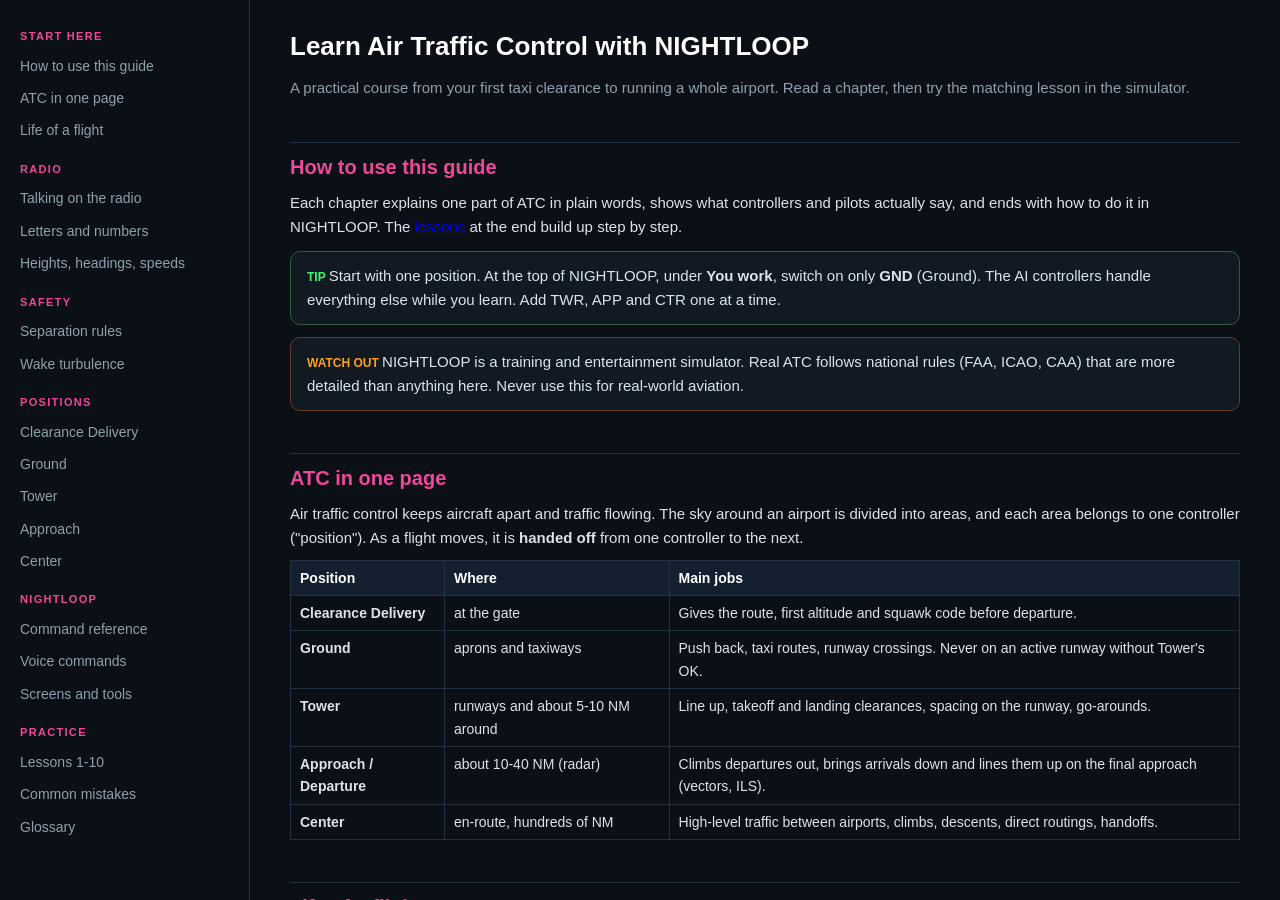
<file: app/static/help.html>
<!DOCTYPE html>
<html lang="en"><head><meta charset="utf-8"><title>Learn ATC with NIGHTLOOP</title>
<style>
:root{--pk:#f0479a;--tx:#dbe4ea;--mu:#8fa0ad;--ln:#223040;--bg:#0b1016;--card:#111a23}
*{box-sizing:border-box}body{margin:0;background:var(--bg);color:var(--tx);font:15px/1.6 "Segoe UI",Arial,sans-serif;display:flex;height:100vh}
nav{width:250px;flex:none;border-right:1px solid var(--ln);overflow:auto;padding:14px 10px}
nav a{display:block;color:var(--mu);text-decoration:none;padding:5px 10px;border-radius:7px;font-size:14px}
nav a:hover{background:#16212c;color:#fff}nav h4{color:var(--pk);font-size:11px;letter-spacing:.12em;margin:14px 10px 4px}
main{flex:1;overflow:auto;padding:26px 40px 80px;scroll-behavior:smooth}
h1{color:#fff;font-size:26px;margin:0 0 4px}h2{color:var(--pk);font-size:20px;margin:42px 0 8px;padding-top:8px;border-top:1px solid var(--ln)}
h3{color:#fff;font-size:16px;margin:20px 0 6px}p{margin:8px 0}.mu{color:var(--mu)}
code,.k{font-family:Consolas,monospace;background:#1a2632;color:#ffd166;padding:1px 6px;border-radius:5px}
table{border-collapse:collapse;width:100%;margin:10px 0;font-size:14px}th,td{border:1px solid var(--ln);padding:6px 9px;text-align:left;vertical-align:top}
th{background:#142030;color:#fff}
.say{background:var(--card);border-left:3px solid var(--pk);padding:8px 12px;margin:8px 0;border-radius:6px}
.say b{color:#7fe9ff}.say i{color:#9dffb0;font-style:normal}
.box{background:var(--card);border:1px solid var(--ln);border-radius:10px;padding:12px 16px;margin:12px 0}
.tip{border-color:#2e5b3a}.tip::before{content:"TIP  ";color:#39ff6a;font-weight:700;font-size:12px}
.warn{border-color:#6b3b20}.warn::before{content:"WATCH OUT  ";color:#ff9f1a;font-weight:700;font-size:12px}
ol li,ul li{margin:4px 0}.flow{display:flex;flex-wrap:wrap;gap:6px;align-items:center;margin:10px 0}
.flow span{background:#16222e;border:1px solid var(--ln);padding:6px 10px;border-radius:8px;font-size:13px}.flow i{color:var(--pk);font-style:normal}
</style></head><body>
<nav>
<h4>START HERE</h4><a href="#intro">How to use this guide</a><a href="#big">ATC in one page</a><a href="#flight">Life of a flight</a>
<h4>RADIO</h4><a href="#radio">Talking on the radio</a><a href="#alpha">Letters and numbers</a><a href="#units">Heights, headings, speeds</a>
<h4>SAFETY</h4><a href="#sep">Separation rules</a><a href="#wake">Wake turbulence</a>
<h4>POSITIONS</h4><a href="#delivery">Clearance Delivery</a><a href="#ground">Ground</a><a href="#tower">Tower</a><a href="#approach">Approach</a><a href="#center">Center</a>
<h4>NIGHTLOOP</h4><a href="#cmds">Command reference</a><a href="#voice">Voice commands</a><a href="#screens">Screens and tools</a>
<h4>PRACTICE</h4><a href="#lessons">Lessons 1-10</a><a href="#mistakes">Common mistakes</a><a href="#gloss">Glossary</a>
</nav>
<main>
<h1>Learn Air Traffic Control with NIGHTLOOP</h1>
<p class="mu">A practical course from your first taxi clearance to running a whole airport. Read a chapter, then try the matching lesson in the simulator.</p>

<h2 id="intro">How to use this guide</h2>
<p>Each chapter explains one part of ATC in plain words, shows what controllers and pilots actually say, and ends with how to do it in NIGHTLOOP. The <a href="#lessons">lessons</a> at the end build up step by step.</p>
<div class="box tip">Start with one position. At the top of NIGHTLOOP, under <b>You work</b>, switch on only <b>GND</b> (Ground). The AI controllers handle everything else while you learn. Add TWR, APP and CTR one at a time.</div>
<div class="box warn">NIGHTLOOP is a training and entertainment simulator. Real ATC follows national rules (FAA, ICAO, CAA) that are more detailed than anything here. Never use this for real-world aviation.</div>

<h2 id="big">ATC in one page</h2>
<p>Air traffic control keeps aircraft apart and traffic flowing. The sky around an airport is divided into areas, and each area belongs to one controller ("position"). As a flight moves, it is <b>handed off</b> from one controller to the next.</p>
<table><tr><th>Position</th><th>Where</th><th>Main jobs</th></tr>
<tr><td><b>Clearance Delivery</b></td><td>at the gate</td><td>Gives the route, first altitude and squawk code before departure.</td></tr>
<tr><td><b>Ground</b></td><td>aprons and taxiways</td><td>Push back, taxi routes, runway crossings. Never on an active runway without Tower's OK.</td></tr>
<tr><td><b>Tower</b></td><td>runways and about 5-10 NM around</td><td>Line up, takeoff and landing clearances, spacing on the runway, go-arounds.</td></tr>
<tr><td><b>Approach / Departure</b></td><td>about 10-40 NM (radar)</td><td>Climbs departures out, brings arrivals down and lines them up on the final approach (vectors, ILS).</td></tr>
<tr><td><b>Center</b></td><td>en-route, hundreds of NM</td><td>High-level traffic between airports, climbs, descents, direct routings, handoffs.</td></tr></table>

<h2 id="flight">Life of a flight</h2>
<div class="flow"><span>Gate</span><i>&rarr;</i><span>Ground: push back, taxi</span><i>&rarr;</i><span>Tower: line up, takeoff</span><i>&rarr;</i><span>Departure / Center: climb, cruise</span><i>&rarr;</i><span>Center: descend</span><i>&rarr;</i><span>Approach: vectors, ILS</span><i>&rarr;</i><span>Tower: cleared to land</span><i>&rarr;</i><span>Ground: taxi to gate</span></div>
<p>In NIGHTLOOP you see exactly this: departures call Ground from a gate, Tower when holding short, then climb away; arrivals call Center, then Approach at 40 NM, Tower at 6 NM final, and Ground after leaving the runway.</p>

<h2 id="radio">Talking on the radio</h2>
<p>Radio time is precious, so messages follow a fixed order: <b>who you call, who you are, the message</b>. Controllers start with the callsign.</p>
<div class="say"><b>ATC:</b> United 4527, turn left heading two seven zero, descend and maintain five thousand.<br><i>Pilot:</i> Left heading two seven zero, down to five thousand, United 4527.</div>
<ul><li><b>Readback:</b> pilots repeat every instruction about headings, altitudes, speeds, runways, hold-short and clearances. The controller must check the readback is correct.</li>
<li><b>Callsign:</b> airline radio name + flight number ("Speedbird 123" = British Airways 123, "Lufthansa", "American", "Delta"...). NIGHTLOOP shows the ICAO code (BAW123) on the radar but speaks the radio name.</li>
<li><b>Keep it short:</b> one or two instructions per call is normal; three is the most.</li>
<li><b>"Say again"</b> = repeat. <b>"Roger"</b> = received. <b>"Wilco"</b> = will comply. <b>"Affirm"</b> = yes. <b>"Negative"</b> = no. <b>"Standby"</b> = wait.</li></ul>

<h2 id="alpha">Letters and numbers</h2>
<table><tr><th>A</th><td>Alpha</td><th>H</th><td>Hotel</td><th>O</th><td>Oscar</td><th>V</th><td>Victor</td></tr>
<tr><th>B</th><td>Bravo</td><th>I</th><td>India</td><th>P</th><td>Papa</td><th>W</th><td>Whiskey</td></tr>
<tr><th>C</th><td>Charlie</td><th>J</th><td>Juliett</td><th>Q</th><td>Quebec</td><th>X</th><td>X-ray</td></tr>
<tr><th>D</th><td>Delta</td><th>K</th><td>Kilo</td><th>R</th><td>Romeo</td><th>Y</th><td>Yankee</td></tr>
<tr><th>E</th><td>Echo</td><th>L</th><td>Lima</td><th>S</th><td>Sierra</td><th>Z</th><td>Zulu</td></tr>
<tr><th>F</th><td>Foxtrot</td><th>M</th><td>Mike</td><th>T</th><td>Tango</td><th></th><td></td></tr>
<tr><th>G</th><td>Golf</td><th>N</th><td>November</td><th>U</th><td>Uniform</td><th></th><td></td></tr></table>
<p>Numbers are said digit by digit: 270 = "two seven zero", 4527 = "four five two seven". Nine is "niner" so it is not confused with the German "nein". Taxiways use letters: "taxi via Bravo, Charlie One".</p>

<h2 id="units">Heights, headings, speeds</h2>
<table><tr><th>What</th><th>How it is said</th><th>NIGHTLOOP command</th></tr>
<tr><td>Altitude below 18,000 ft (USA transition altitude)</td><td>"five thousand", "one one thousand five hundred"</td><td><code>A050</code> or <code>A5000</code></td></tr>
<tr><td>Flight level (18,000 ft and above)</td><td>"flight level three five zero" = 35,000 ft</td><td><code>FL350</code></td></tr>
<tr><td>Heading (compass, degrees)</td><td>"turn left heading two seven zero"</td><td><code>L270</code>, <code>R090</code>, <code>H180</code></td></tr>
<tr><td>Speed (knots)</td><td>"reduce speed to two one zero"</td><td><code>S210</code>, <code>SR</code> = normal speed</td></tr>
<tr><td>Runway</td><td>"runway one zero left" (10L, heading about 100°)</td><td><code>ILS 10L</code>, <code>TAXI 10L</code></td></tr></table>
<p>Runway numbers are the magnetic heading divided by ten. Parallel runways get L, C, R (left, center, right). Each runway has two ends: 10L in one direction is 28R in the other.</p>

<h2 id="sep">Separation rules</h2>
<p>Separation is the minimum distance between two aircraft. If <b>either</b> the horizontal <b>or</b> the vertical gap is big enough, they are separated.</p>
<table><tr><th>Where</th><th>Horizontal</th><th>Vertical</th></tr>
<tr><td>Approach / Tower radar (near the airport)</td><td>3 NM</td><td>1,000 ft</td></tr>
<tr><td>Center (en-route radar)</td><td>5 NM</td><td>1,000 ft (2,000 ft above FL410)</td></tr>
<tr><td>Same runway</td><td colspan="2">Only one aircraft on the runway at a time (landing aircraft must have the runway free before it crosses the threshold).</td></tr></table>
<p>NIGHTLOOP's red <b>conflict bar</b> warns when two AI planes come closer than 3 NM <i>and</i> 1,000 ft, or will within a minute. It explains the conflict and suggests a fix (<b>Fix it</b> button).</p>
<p>Ways to fix a conflict, in order of preference: <b>altitude</b> (climb one, descend the other), <b>heading</b> (turn one 20-30° away), <b>speed</b> (slow the one behind). The eastbound/westbound rule helps en-route: eastbound flights fly odd thousands (FL330, 350, 370), westbound even (FL340, 360, 380).</p>

<h2 id="wake">Wake turbulence</h2>
<p>Big aircraft leave strong whirlwinds behind them. A small plane behind a heavy one needs extra space: about 4-6 NM on final, or 2-3 minutes between departures on the same runway. NIGHTLOOP's AI Tower waits 75 s between departures and the AI Approach keeps about 5 NM between arrivals.</p>

<h2 id="delivery">Clearance Delivery, squawk, frequencies and ATIS</h2>
<p>Before an airliner moves, it needs its <b>IFR clearance</b>: permission to fly its filed route, with the first altitude, the departure frequency and a <b>squawk code</b> (a 4-digit transponder code that identifies it on radar; digits 0-7 only).</p>
<p>The easy way to remember the parts is <b>C-R-A-F-T</b>: <b>C</b>learance limit (destination), <b>R</b>oute, <b>A</b>ltitude (initial, and the expected cruise level), <b>F</b>requency (departure), <b>T</b>ransponder (squawk).</p>
<div class="say"><i>Pilot:</i> Clearance, JetBlue 4513, gate Mike Two Seven, IFR to Kennedy, information Bravo, request clearance.<br>
<b>DEL:</b> JetBlue 4513, cleared to Kennedy airport as filed, climb and maintain five thousand, expect flight level three five zero one zero minutes after departure, departure frequency one two five decimal four, squawk four five two one.<br>
<i>Pilot:</i> Cleared to Kennedy as filed, five thousand, expect flight level three five zero, one two five decimal four, squawk four five two one, JetBlue 4513.</div>
<ul><li><b>ATIS</b> is a recorded weather and runway broadcast. Each new version gets a letter (Alpha, Bravo...). Pilots say "information Bravo" to show they have it. NIGHTLOOP builds the ATIS from the real weather report (METAR) of your airport - see the weather box at the top (wind, altimeter); hover it for the frequencies.</li>
<li><b>Frequencies</b> are the real ones of the airport where known (Clearance, Ground, Tower, Departure, Approach), e.g. "contact Tower one one eight decimal three".</li>
<li><b>Altimeter</b> (USA, inches: "altimeter two niner niner two") or <b>QNH</b> (elsewhere, hectopascals: "QNH one zero one three") lets pilots set the correct height.</li></ul>
<h3>In NIGHTLOOP</h3>
<p>Switch on <b>DEL</b> under "You work". Departures call "request clearance" from the gate (Ground window list shows <b>Clearance</b>). Press it to give the standard clearance, or on the plane card fill in initial altitude, cruise level and squawk. Typed: <code>CLR</code> or <code>CLR A050 FL350 SQ4521</code>. After the clearance the pilot calls Ground. When DEL is AI, the AI gives the clearance and you hear it in the Ground window.</p>
<h3>The full takeoff clearance</h3>
<div class="say"><b>TWR:</b> JetBlue 4513, wind two seven zero at one zero, runway two eight right, cleared for takeoff.<br><i>Pilot:</i> Cleared for takeoff two eight right, JetBlue 4513.<br><b>TWR:</b> JetBlue 4513, contact Chicago Departure one two five decimal four, good day.</div>
<p>In NIGHTLOOP the wind is added automatically from the live weather. After takeoff give <code>HO</code> to send the plane to Departure (Tower's handoff); if you forget, it switches by itself after a minute.</p>

<h2 id="ground">Ground control</h2>
<p>Ground controls everything moving on the taxiways and aprons. Ground never lets a plane onto a runway: crossing a runway needs a clear "cross runway ..." instruction (from Tower in the real world).</p>
<h3>Typical exchange</h3>
<div class="say"><i>Pilot:</i> Ground, Cathay 3522, gate F10, ready to push and start.<br><b>GND:</b> Cathay 3522, push back approved.<br><i>Pilot:</i> Push back complete, ready to taxi.<br><b>GND:</b> Cathay 3522, runway one zero left, taxi via Bravo, Charlie One, Alpha, hold short runway one zero center.<br><i>Pilot:</i> (stops before 10C) holding short runway one zero center.<br><b>GND:</b> Cathay 3522, cross runway one zero center.</div>
<h3>In NIGHTLOOP</h3>
<ol><li>Open the <b>Ground</b> window (house icon). Planes waiting for you are listed on the right.</li>
<li><b>Push back</b> button (or type <code>PB</code>), then <b>Taxi</b> (<code>TAXI</code> uses the active runway).</li>
<li>To choose the route yourself: <b>Route</b> &rarr; click the yellow taxiway names in order &rarr; <b>Send taxi</b>. Or type <code>TAXI 10L VIA B C1 A</code>.</li>
<li>Planes stop 75 m before runways they must cross; press <b>Cross</b> (<code>CROSS</code>) when no one is landing or taking off there.</li>
<li><code>HOLD</code> stops a taxiing plane (traffic conflict), <code>CONT</code> continues.</li>
<li>Arrivals call "clear of runway, request taxi to gate": <b>Taxi to gate</b> (<code>TAXI</code> or <code>TAXI C17</code>).</li></ol>
<div class="box tip">Look ahead: before crossing, check the Tower list for arrivals within 4 NM of that runway.</div>

<h2 id="tower">Tower</h2>
<p>Tower owns the runways. Its two key decisions: <b>who may use the runway now</b>, and <b>is it safe</b>.</p>
<div class="say"><i>Pilot:</i> Tower, Speedbird 123, holding short runway one zero left, ready for departure.<br><b>TWR:</b> Speedbird 123, runway one zero left, line up and wait.<br><b>TWR:</b> Speedbird 123, runway one zero left, cleared for takeoff.<br>...<br><i>Pilot:</i> Tower, American 55, six miles final runway one zero left.<br><b>TWR:</b> American 55, runway one zero left, cleared to land.</div>
<ul><li>Never clear a takeoff if an arrival is closer than about 3-4 NM, or the runway is occupied.</li>
<li>Give the landing clearance by 2 NM final. A plane without clearance <b>goes around</b> (climbs away and comes back).</li>
<li>Go-around: <code>GA</code> - use it when the runway will not be free in time.</li></ul>
<h3>In NIGHTLOOP</h3>
<p>Tower window: departures waiting and arrivals on approach are listed with buttons. Commands: <code>LUAW</code> (line up and wait), <code>CTO</code> (cleared for takeoff, optionally <code>CTO H250 A050</code> for a heading and altitude after takeoff), <code>CL</code> (cleared to land), <code>GA</code> (go around). The runway status line tells you which runway is occupied.</p>

<h2 id="approach">Approach</h2>
<p>Approach turns a stream of arrivals from all directions into a neat line on the final approach, about 5 NM apart, ending on the ILS (a radio beam that guides the plane to the runway).</p>
<h3>The classic pattern</h3>
<p><b>Downwind</b> (flying opposite to the landing direction, beside the airport) &rarr; <b>base</b> (turn 90°) &rarr; <b>intercept</b> (about 30° to the final course) &rarr; <b>established</b> on the localizer &rarr; descend on the glide slope.</p>
<div class="say"><b>APP:</b> Delta 12, turn left heading one two zero, descend and maintain three thousand.<br><b>APP:</b> Delta 12, turn right heading zero seven zero, maintain three thousand until established, cleared ILS runway one zero left approach.<br><b>APP:</b> Delta 12, contact Tower.</div>
<ul><li>Intercept angle: 30° or less, at least 2 NM before the final approach fix (about 8-10 NM from the runway).</li>
<li>Typical altitudes: 3,000 ft above the airport at 10 NM; speed 210 kt on downwind, 180 on base, 170 to the final fix.</li>
<li>Spacing: use speed first (<code>S170</code>), then a wider turn, then a 360 if needed.</li></ul>
<h3>In NIGHTLOOP</h3>
<p>Switch on <b>APP</b> under "You work". Arrivals call at 40 NM and hold at 18 NM if you ignore them. Give headings (<code>L120</code>), altitudes (<code>A030</code>), then <code>ILS 10L</code> (they intercept by themselves when the angle is 30° or less). The Approach window shows the 40 NM zone, range rings and dashed extended centerlines of the active runways.</p>

<h2 id="center">Center</h2>
<p>Center works high-altitude traffic over large areas: climbing departures to cruise, keeping crossing traffic apart, descending arrivals in time and handing them to Approach.</p>
<div class="say"><i>Pilot:</i> Center, Lufthansa 4283, flight level three five zero.<br><b>CTR:</b> Lufthansa 4283, descend and maintain flight level two four zero.<br><b>CTR:</b> Lufthansa 4283, proceed direct Oscar Bravo Kilo, contact Chicago Approach.</div>
<ul><li>Start descents about 100-120 NM out (3 NM per 1,000 ft is a good rule).</li>
<li>Hand arrivals to Approach below about FL110 and before 40 NM: <code>HO</code>.</li>
<li><code>D OBK</code> sends a plane direct to a radio beacon or airport.</li></ul>

<h2 id="cmds">NIGHTLOOP command reference</h2>
<p>Select a plane (click it), then type in the comms box, or start with the callsign: <code>UAL4527 L270 A050</code>.</p>
<table><tr><th>Command</th><th>Meaning</th></tr>
<tr><td><code>H270</code> <code>L270</code> <code>R270</code></td><td>Fly heading 270 (shortest turn / turn left / turn right)</td></tr>
<tr><td><code>A050</code> <code>A5000</code> <code>FL350</code></td><td>Climb or descend to 5,000 ft / flight level 350</td></tr>
<tr><td><code>S210</code> <code>SR</code></td><td>Speed 210 kt / resume normal speed</td></tr>
<tr><td><code>D KORD</code> <code>D OBK</code></td><td>Proceed direct to an airport or radio beacon</td></tr>
<tr><td><code>ILS 10L</code></td><td>Cleared ILS approach runway 10L</td></tr>
<tr><td><code>RON</code></td><td>Resume own navigation (fly the flight plan)</td></tr>
<tr><td><code>HO</code></td><td>Hand off (to Approach for arrivals, next Center for others)</td></tr>
<tr><td><code>LUAW</code> <code>CTO</code> <code>CL</code> <code>GA</code></td><td>Line up and wait / cleared for takeoff / cleared to land / go around</td></tr>
<tr><td><code>PB</code> <code>TAXI</code> <code>TAXI 10L VIA B A</code> <code>TAXI C17</code></td><td>Push back / taxi (runway or gate, optional route)</td></tr>
<tr><td><code>HOLD</code> <code>CONT</code> <code>CROSS</code></td><td>Hold position / continue taxi / cross the runway ahead</td></tr></table>

<h2 id="voice">Voice commands</h2>
<p>Hold the push-to-talk key (<span class="k">`</span> by default, or the mic button, a mouse side button, a joystick button or the headset button - Settings &gt; Voice) and speak like a controller:</p>
<div class="say"><b>You:</b> "United four five two seven, turn left heading two seven zero, descend and maintain five thousand"</div>
<ul><li>Say numbers digit by digit, letters with the alphabet ("Oscar Bravo Kilo").</li>
<li>Without a callsign the command goes to the selected plane.</li>
<li>The comms log shows what was heard and the command it became. If it misheard, just say it again a bit slower.</li>
<li>Settings &gt; Voice &gt; <b>Test microphone</b> checks your microphone.</li></ul>

<h2 id="screens">Screens and tools</h2>
<ul><li><b>Left bar:</b> World, Center, Approach, Ground, Tower windows; this guide (book icon).</li>
<li><b>Windows 1-4:</b> split the screen; each window's header menu chooses its task; the square button opens a window on its own (second monitor).</li>
<li><b>Learn window:</b> this guide can sit next to the radar - book icon then "Open next to the radar", or choose LEARN ATC in any window's menu.</li>
<li><b>Hearing other positions:</b> when you work GND/TWR and open the APP or CTR window, you hear the AI controllers of those positions (Settings &gt; Voice).</li>
<li><b>Data blocks:</b> callsign, then flight level (e.g. 350 = FL350), climb/descent arrow, speed/10, aircraft type; a third line shows your last instruction.</li>
<li><b>Colours:</b> green AI (controllable), cyan VATSIM, amber IVAO, magenta real-world ADS-B (watch only; use <b>Shadow</b> to make a controllable copy).</li>
<li><b>Settings &gt; Updates &gt; Update all data</b> downloads airports, maps and traffic again.</li></ul>

<h2 id="lessons">Practice lessons</h2>
<div class="box"><h3>Lesson 1 - Your first pushback and taxi</h3><p>You work: GND only. Open Ground. Push back the first plane, then Taxi. Watch it reach the runway and Tower (AI) take over.</p></div>
<div class="box"><h3>Lesson 2 - Choose the taxi route</h3><p>Use Route and click the taxiways yourself. Try a route that crosses a runway; press Cross only when the runway is clear.</p></div>
<div class="box"><h3>Lesson 3 - A busy ramp</h3><p>Handle four departures at once. Use HOLD to stop one plane so another can pass.</p></div>
<div class="box"><h3>Lesson 4 - Tower departures</h3><p>You work: TWR (Ground on AI). Line up and clear departures with 75 s or more between them.</p></div>
<div class="box"><h3>Lesson 5 - Mixing arrivals and departures</h3><p>Clear departures between arrivals: only when the next arrival is more than 4 NM out. Clear every arrival to land by 2 NM.</p></div>
<div class="box"><h3>Lesson 6 - Your first vectors</h3><p>You work: APP. Take one arrival: heading to downwind, descend to 3,000 ft, base turn, intercept heading 30° to final, ILS clearance.</p></div>
<div class="box"><h3>Lesson 7 - Spacing</h3><p>Two arrivals at once: keep 5 NM between them using speed (S170) and a longer downwind.</p></div>
<div class="box"><h3>Lesson 8 - Center descents</h3><p>You work: CTR. Descend arrivals early enough to be below FL110 at 40 NM, then hand off (HO).</p></div>
<div class="box"><h3>Lesson 9 - Fixing conflicts</h3><p>When the red bar appears, read it, decide your own fix before pressing Fix it, then compare.</p></div>
<div class="box"><h3>Lesson 10 - The whole airport</h3><p>Turn on all four positions. Raise AI flights to 400 and the home share to 25 % in Settings &gt; AI for a real rush.</p></div>

<h2 id="mistakes">Common mistakes</h2>
<ul><li>Forgetting the landing clearance - the plane goes around. Watch the "6 miles final" calls.</li>
<li>Intercepting the localizer at more than 30° - the plane flies through it.</li>
<li>Descending too late - arrivals arrive too high for the approach.</li>
<li>Crossing a runway with an arrival on short final.</li>
<li>Giving too many instructions in one call.</li></ul>

<h2 id="gloss">Glossary</h2>
<table>
<tr><td><b>ADS-B</b></td><td>Aircraft broadcast their own GPS position; used for the real-world traffic.</td></tr>
<tr><td><b>Apron / ramp</b></td><td>Parking area with gates and stands.</td></tr>
<tr><td><b>Established</b></td><td>Flying exactly on the final approach course.</td></tr>
<tr><td><b>FAF</b></td><td>Final approach fix, where the final descent starts (about 5-6 NM out).</td></tr>
<tr><td><b>Go-around</b></td><td>Aborted landing: climb away and try again.</td></tr>
<tr><td><b>Handoff</b></td><td>Passing a flight to the next controller.</td></tr>
<tr><td><b>Hold short</b></td><td>Stop before a runway (red bars on the map).</td></tr>
<tr><td><b>ILS</b></td><td>Instrument Landing System: localizer (left/right) + glide slope (up/down).</td></tr>
<tr><td><b>NM</b></td><td>Nautical mile = 1.852 km.</td></tr>
<tr><td><b>Squawk</b></td><td>4-digit transponder code. 7500 hijack, 7600 radio failure, 7700 emergency.</td></tr>
<tr><td><b>Vectors</b></td><td>Headings given by the controller instead of the planned route.</td></tr>
</table>
<p class="mu" style="margin-top:40px">NIGHTLOOP training guide - for simulation only.</p>
</main></body></html>
</file>
